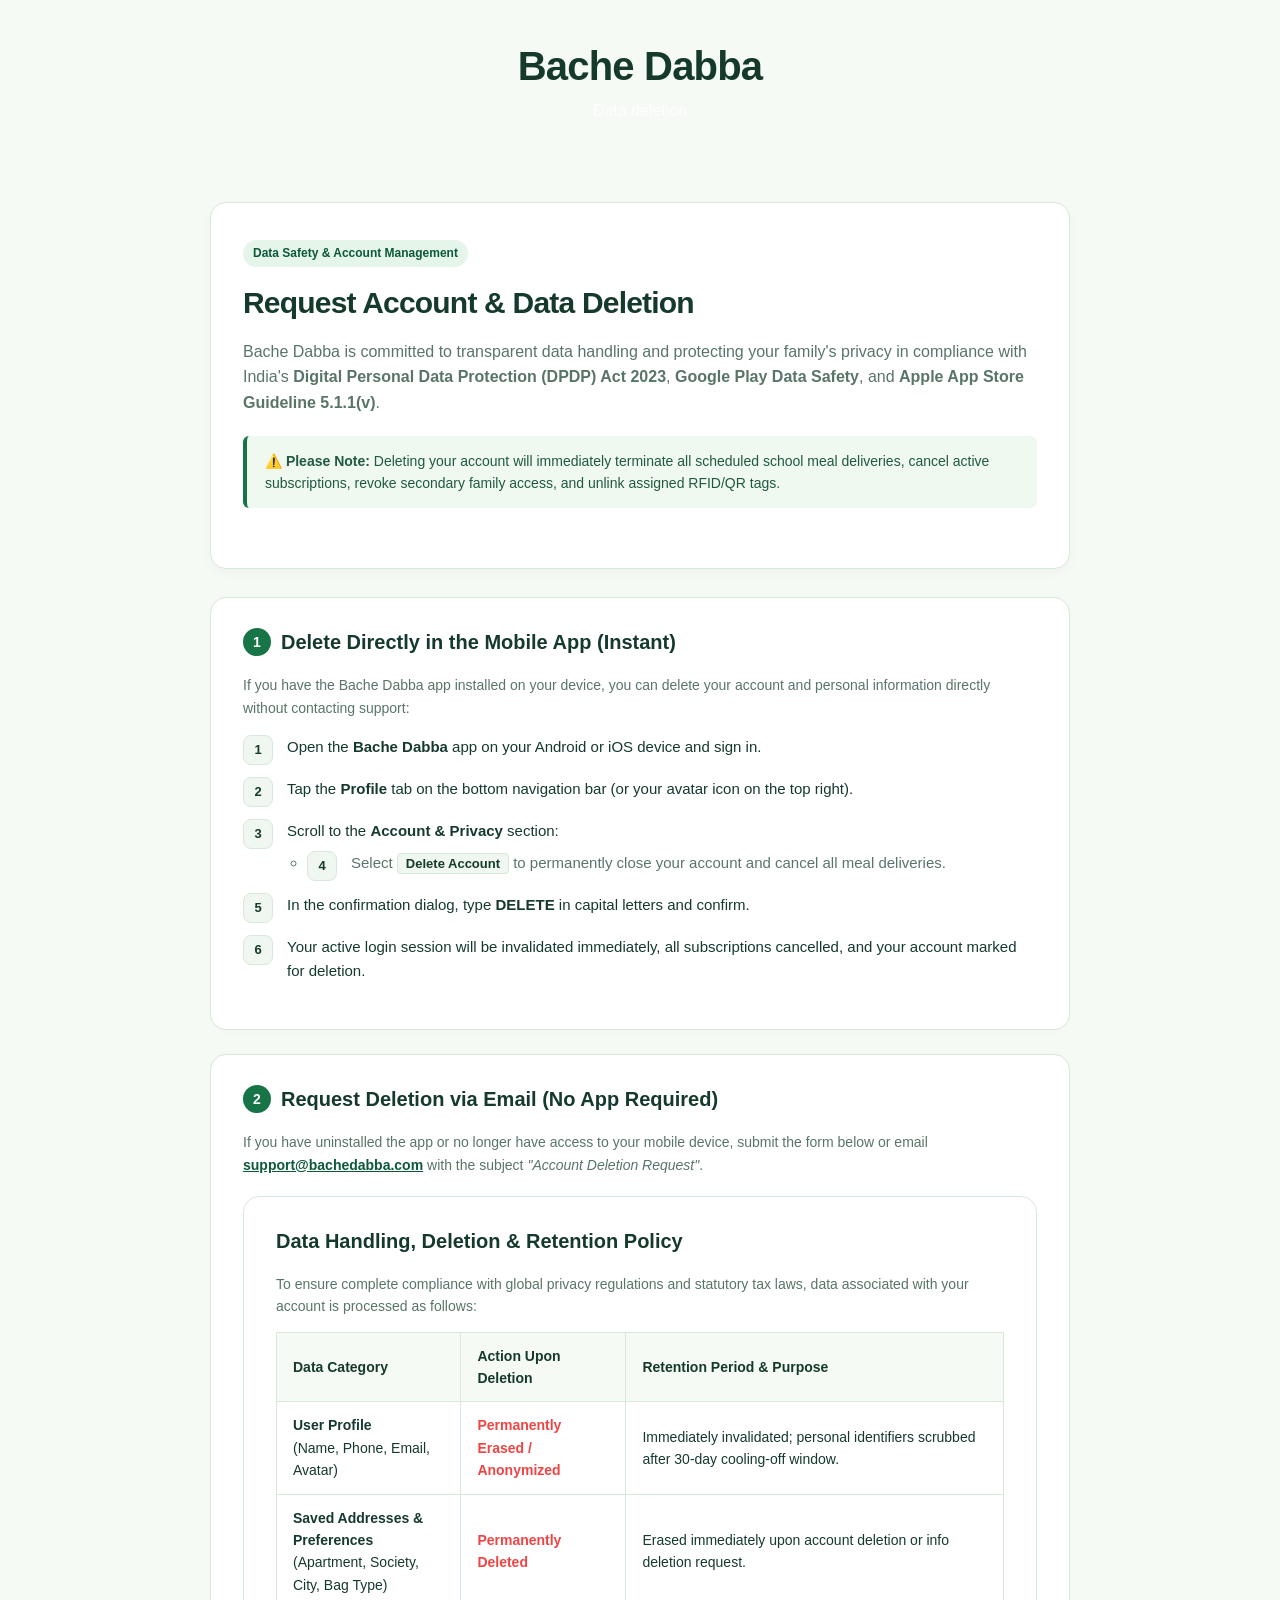
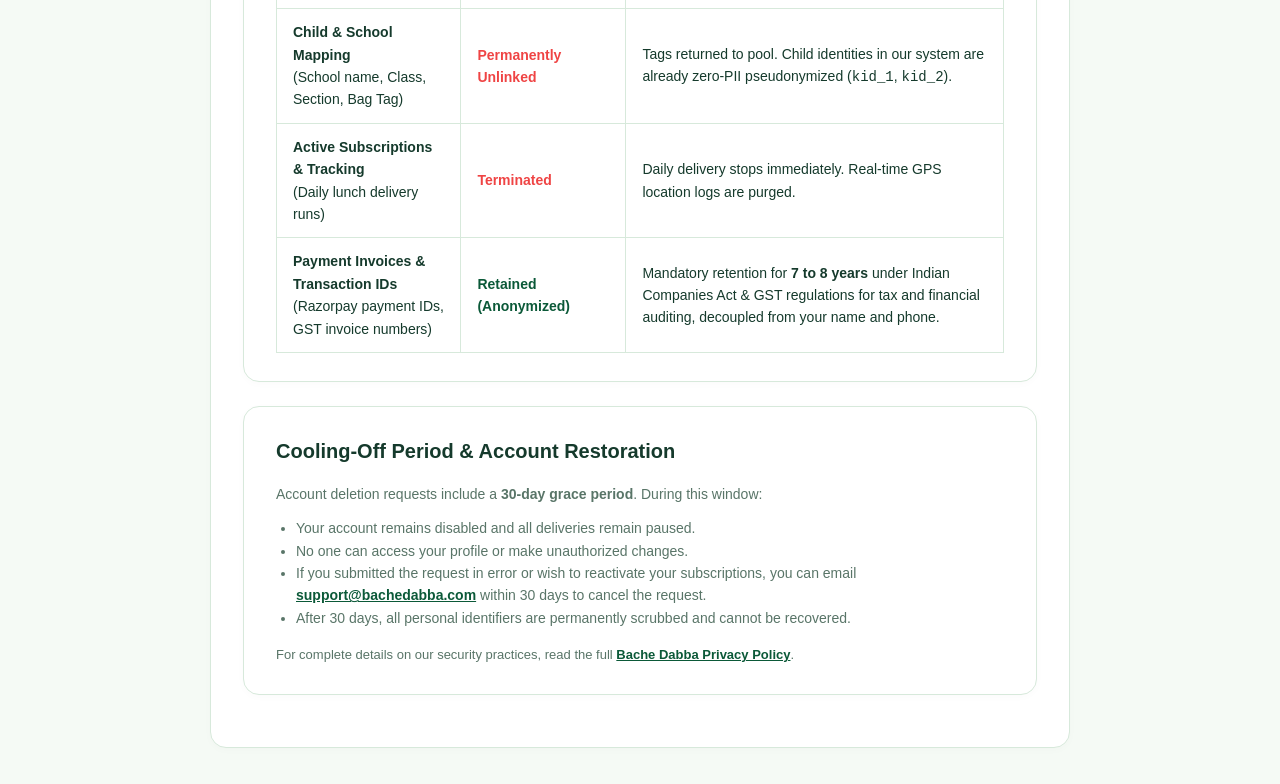
<file: delete-account.html>
<!DOCTYPE html>
<html lang="en">
<head>
  <meta charset="UTF-8">
  <meta name="viewport" content="width=device-width, initial-scale=1.0">
  <title>Delete Account & Data Deletion Request — Bache Dabba</title>
  <meta name="description" content="Official account and data deletion request page for Bache Dabba Parent and Partner mobile applications, compliant with Google Play Store, Apple App Store, and DPDP Act 2023.">
  <link rel="icon" type="image/png" href="/assets/icon/app_icon.png">
  <style>
    :root {
      --primary: #167447;
      --primary-dark: #0B5938;
      --primary-light: #E5F5E9;
      --text-main: #153A2C;
      --text-muted: #597568;
      --bg-page: #F5FAF5;
      --bg-card: #FFFFFF;
      --border-color: #D7E9DB;
      --danger: #EF4444;
      --danger-light: #FEE2E2;
      --success: #10B981;
      --success-light: #D1FAE5;
      --font-stack: -apple-system, BlinkMacSystemFont, "Segoe UI", Roboto, Helvetica, Arial, sans-serif;
    }
    

    * {
      box-sizing: border-box;
      margin: 0;
      padding: 0;
    }

    body {
      font-family: var(--font-stack);
      background-color: var(--bg-page);
      color: var(--text-main);
      line-height: 1.6;
      padding: 0;
      margin: 0;
      -webkit-font-smoothing: antialiased;
    }

    /* Header */
    header { background:var(--green); color:white; padding:42px 20px; text-align:center; }
    header h1 { margin:0; font-size:clamp(28px,5vw,40px); line-height:1.2; }
    header p { margin:8px 0 0; opacity:.95; }

    .brand {
      display: flex;
      align-items: center;
      gap: 12px;
      text-decoration: none;
      color: var(--text-main);
    }

    .brand-icon {
      width: 40px;
      height: 40px;
      border-radius: 10px;
      background: linear-gradient(135deg, #2BA968, #167447);
      display: flex;
      align-items: center;
      justify-content: center;
      color: white;
      font-weight: bold;
      font-size: 20px;
      box-shadow: 0 2px 6px rgba(22, 116, 71, 0.22);
    }

    .brand-name {
      font-size: 20px;
      font-weight: 700;
      letter-spacing: -0.5px;
    }

    .header-links a {
      color: var(--primary-dark);
      text-decoration: none;
      font-size: 14px;
      font-weight: 600;
      padding: 6px 12px;
      border-radius: 6px;
      transition: background 0.2s;
    }

    .header-links a:hover {
      background: var(--primary-light);
    }

    /* Container */
    .main-container {
      max-width: 900px;
      margin: 36px auto;
      padding: 0 20px;
    }

    /* Hero Card */
    .hero-card {
      background: var(--bg-card);
      border: 1px solid var(--border-color);
      border-radius: 16px;
      padding: 36px 32px;
      margin-bottom: 28px;
      box-shadow: 0 4px 12px rgba(0, 0, 0, 0.03);
    }

    .badge {
      display: inline-block;
      padding: 4px 10px;
      border-radius: 999px;
      font-size: 12px;
      font-weight: 600;
      background: var(--primary-light);
      color: var(--primary-dark);
      margin-bottom: 12px;
    }

    h1 {
      font-size: 30px;
      font-weight: 800;
      letter-spacing: -0.8px;
      color: var(--text-main);
      margin-bottom: 12px;
    }

    .subtitle {
      font-size: 16px;
      color: var(--text-muted);
      margin-bottom: 20px;
    }

    .alert-box {
      background: #EFF9F0;
      border-left: 4px solid var(--primary);
      padding: 14px 18px;
      border-radius: 6px;
      font-size: 14px;
      color: #205A3D;
      margin-bottom: 24px;
    }

    /* Sections */
    .section-card {
      background: var(--bg-card);
      border: 1px solid var(--border-color);
      border-radius: 16px;
      padding: 28px 32px;
      margin-bottom: 24px;
      box-shadow: 0 2px 8px rgba(0, 0, 0, 0.02);
    }

    h2 {
      font-size: 20px;
      font-weight: 700;
      margin-bottom: 16px;
      display: flex;
      align-items: center;
      gap: 10px;
    }

    h2 .step-number {
      background: var(--primary);
      color: white;
      width: 28px;
      height: 28px;
      border-radius: 50%;
      display: inline-flex;
      align-items: center;
      justify-content: center;
      font-size: 14px;
    }

    /* In-App Steps */
    .steps-list {
      list-style: none;
      counter-reset: step-counter;
      margin-top: 16px;
    }

    .steps-list li {
      position: relative;
      padding-left: 44px;
      margin-bottom: 18px;
      font-size: 15px;
    }

    .steps-list li::before {
      counter-increment: step-counter;
      content: counter(step-counter);
      position: absolute;
      left: 0;
      top: 0;
      width: 28px;
      height: 28px;
      background: #EFF7F0;
      border: 1px solid var(--border-color);
      color: var(--text-main);
      border-radius: 8px;
      display: flex;
      align-items: center;
      justify-content: center;
      font-weight: 700;
      font-size: 13px;
    }

    .highlight-tag {
      background: #EFF7F0;
      padding: 2px 8px;
      border-radius: 4px;
      font-weight: 600;
      font-size: 13px;
      color: var(--text-main);
      border: 1px solid var(--border-color);
    }

    /* Web Form */
    .form-group {
      margin-bottom: 18px;
    }

    label {
      display: block;
      font-weight: 600;
      font-size: 14px;
      margin-bottom: 6px;
      color: var(--text-main);
    }

    input, textarea, select {
      width: 100%;
      padding: 12px 14px;
      border: 1px solid var(--border-color);
      border-radius: 8px;
      font-family: inherit;
      font-size: 15px;
      color: var(--text-main);
      background: #FFFFFF;
      transition: border-color 0.2s;
    }

    input:focus, textarea:focus, select:focus {
      outline: none;
      border-color: var(--primary);
      box-shadow: 0 0 0 3px rgba(22, 116, 71, 0.16);
    }

    .helper-text {
      font-size: 12px;
      color: var(--text-muted);
      margin-top: 4px;
    }

    .btn-submit {
      background: var(--danger);
      color: #FFFFFF;
      border: none;
      border-radius: 8px;
      padding: 14px 24px;
      font-size: 15px;
      font-weight: 700;
      cursor: pointer;
      display: inline-flex;
      align-items: center;
      gap: 8px;
      transition: background 0.2s, transform 0.1s;
    }

    .btn-submit:hover {
      background: #DC2626;
    }

    .btn-submit:active {
      transform: scale(0.98);
    }

    /* Data Table */
    .data-table {
      width: 100%;
      border-collapse: collapse;
      margin-top: 14px;
      font-size: 14px;
    }

    .data-table th, .data-table td {
      border: 1px solid var(--border-color);
      padding: 12px 16px;
      text-align: left;
    }

    .data-table th {
      background: #F5FAF5;
      font-weight: 700;
    }

    .tag-deleted {
      color: var(--danger);
      font-weight: 600;
    }

    .tag-retained {
      color: var(--primary-dark);
      font-weight: 600;
    }

    /* Footer */
    footer {
      border-top: 1px solid var(--border-color);
      padding: 30px 20px;
      text-align: center;
      color: var(--text-muted);
      font-size: 13px;
      margin-top: 40px;
      background: #FFFFFF;
    }

    footer a {
      color: var(--primary-dark);
      text-decoration: underline;
    }

    /* Responsive */
    @media (max-width: 640px) {
      .hero-card, .section-card {
        padding: 24px 20px;
      }
      h1 {
        font-size: 24px;
      }
      .header-container {
        flex-direction: column;
        gap: 12px;
        align-items: flex-start;
      }
    }
    a:focus-visible, button:focus-visible, input:focus-visible, select:focus-visible, textarea:focus-visible { outline: 3px solid #69B98A; outline-offset: 3px; }
    @media (prefers-reduced-motion: reduce) { *, *::before, *::after { transition-duration: 0.01ms !important; } }
  </style>
</head>
<body>

  <!-- Navigation Bar -->
  <header>
    <h1>Bache Dabba</h1>
    <p>Data deletion</p>
  </header>

  <main class="main-container">

    <!-- Hero Card -->
    <section class="hero-card">
      <span class="badge">Data Safety & Account Management</span>
      <h1>Request Account & Data Deletion</h1>
      <p class="subtitle">
        Bache Dabba is committed to transparent data handling and protecting your family's privacy in compliance with India's <strong>Digital Personal Data Protection (DPDP) Act 2023</strong>, <strong>Google Play Data Safety</strong>, and <strong>Apple App Store Guideline 5.1.1(v)</strong>.
      </p>

      <div class="alert-box">
        <strong>⚠️ Please Note:</strong> Deleting your account will immediately terminate all scheduled school meal deliveries, cancel active subscriptions, revoke secondary family access, and unlink assigned RFID/QR tags.
      </div>
    </section>

    <!-- Method 1: Delete via Mobile App -->
    <section class="section-card">
      <h2><span class="step-number">1</span> Delete Directly in the Mobile App (Instant)</h2>
      <p style="color: var(--text-muted); font-size: 14px;">
        If you have the Bache Dabba app installed on your device, you can delete your account and personal information directly without contacting support:
      </p>

      <ol class="steps-list">
        <li>
          Open the <strong>Bache Dabba</strong> app on your Android or iOS device and sign in.
        </li>
        <li>
          Tap the <strong>Profile</strong> tab on the bottom navigation bar (or your avatar icon on the top right).
        </li>
        <li>
          Scroll to the <strong>Account &amp; Privacy</strong> section:
          <ul style="margin: 8px 0 0 20px; color: var(--text-muted);">
            <li>Select <span class="highlight-tag">Delete Account</span> to permanently close your account and cancel all meal deliveries.</li>
          </ul>
        </li>
        <li>
          In the confirmation dialog, type <strong>DELETE</strong> in capital letters and confirm.
        </li>
        <li>
          Your active login session will be invalidated immediately, all subscriptions cancelled, and your account marked for deletion.
        </li>
      </ol>
    </section>

    <!-- Method 2: Web Deletion Request Form -->
    <section class="section-card">
      <h2><span class="step-number">2</span> Request Deletion via Email (No App Required)</h2>
      <p style="color: var(--text-muted); font-size: 14px; margin-bottom: 20px;">
        If you have uninstalled the app or no longer have access to your mobile device, submit the form below or email <a href="mailto:support@bachedabba.com" style="color: var(--primary-dark); font-weight: 600;">support@bachedabba.com</a> with the subject <em>"Account Deletion Request"</em>.
      </p>

    <!-- Data Retention & Transparency Matrix -->
    <section class="section-card">
      <h2>Data Handling, Deletion &amp; Retention Policy</h2>
      <p style="color: var(--text-muted); font-size: 14px;">
        To ensure complete compliance with global privacy regulations and statutory tax laws, data associated with your account is processed as follows:
      </p>

      <table class="data-table">
        <thead>
          <tr>
            <th>Data Category</th>
            <th>Action Upon Deletion</th>
            <th>Retention Period &amp; Purpose</th>
          </tr>
        </thead>
        <tbody>
          <tr>
            <td><strong>User Profile</strong><br>(Name, Phone, Email, Avatar)</td>
            <td><span class="tag-deleted">Permanently Erased / Anonymized</span></td>
            <td>Immediately invalidated; personal identifiers scrubbed after 30-day cooling-off window.</td>
          </tr>
          <tr>
            <td><strong>Saved Addresses &amp; Preferences</strong><br>(Apartment, Society, City, Bag Type)</td>
            <td><span class="tag-deleted">Permanently Deleted</span></td>
            <td>Erased immediately upon account deletion or info deletion request.</td>
          </tr>
          <tr>
            <td><strong>Child &amp; School Mapping</strong><br>(School name, Class, Section, Bag Tag)</td>
            <td><span class="tag-deleted">Permanently Unlinked</span></td>
            <td>Tags returned to pool. Child identities in our system are already zero-PII pseudonymized (<code>kid_1</code>, <code>kid_2</code>).</td>
          </tr>
          <tr>
            <td><strong>Active Subscriptions &amp; Tracking</strong><br>(Daily lunch delivery runs)</td>
            <td><span class="tag-deleted">Terminated</span></td>
            <td>Daily delivery stops immediately. Real-time GPS location logs are purged.</td>
          </tr>
          <tr>
            <td><strong>Payment Invoices &amp; Transaction IDs</strong><br>(Razorpay payment IDs, GST invoice numbers)</td>
            <td><span class="tag-retained">Retained (Anonymized)</span></td>
            <td>Mandatory retention for <strong>7 to 8 years</strong> under Indian Companies Act &amp; GST regulations for tax and financial auditing, decoupled from your name and phone.</td>
          </tr>
        </tbody>
      </table>
    </section>

    <!-- Cooling-off Period & Support -->
    <section class="section-card">
      <h2>Cooling-Off Period &amp; Account Restoration</h2>
      <p style="color: var(--text-muted); font-size: 14px; margin-bottom: 12px;">
        Account deletion requests include a <strong>30-day grace period</strong>. During this window:
      </p>
      <ul style="margin-left: 20px; color: var(--text-muted); font-size: 14px; margin-bottom: 16px;">
        <li>Your account remains disabled and all deliveries remain paused.</li>
        <li>No one can access your profile or make unauthorized changes.</li>
        <li>If you submitted the request in error or wish to reactivate your subscriptions, you can email <a href="mailto:support@bachedabba.com" style="color: var(--primary-dark); font-weight: 600;">support@bachedabba.com</a> within 30 days to cancel the request.</li>
        <li>After 30 days, all personal identifiers are permanently scrubbed and cannot be recovered.</li>
      </ul>
      <p style="font-size: 13px; color: var(--text-muted);">
        For complete details on our security practices, read the full <a href="https://bachedabba.com/privacy-policy.html" style="color: var(--primary-dark); font-weight: 600;">Bache Dabba Privacy Policy</a>.
      </p>
    </section>

  </main>
</body>
</html>
</file>
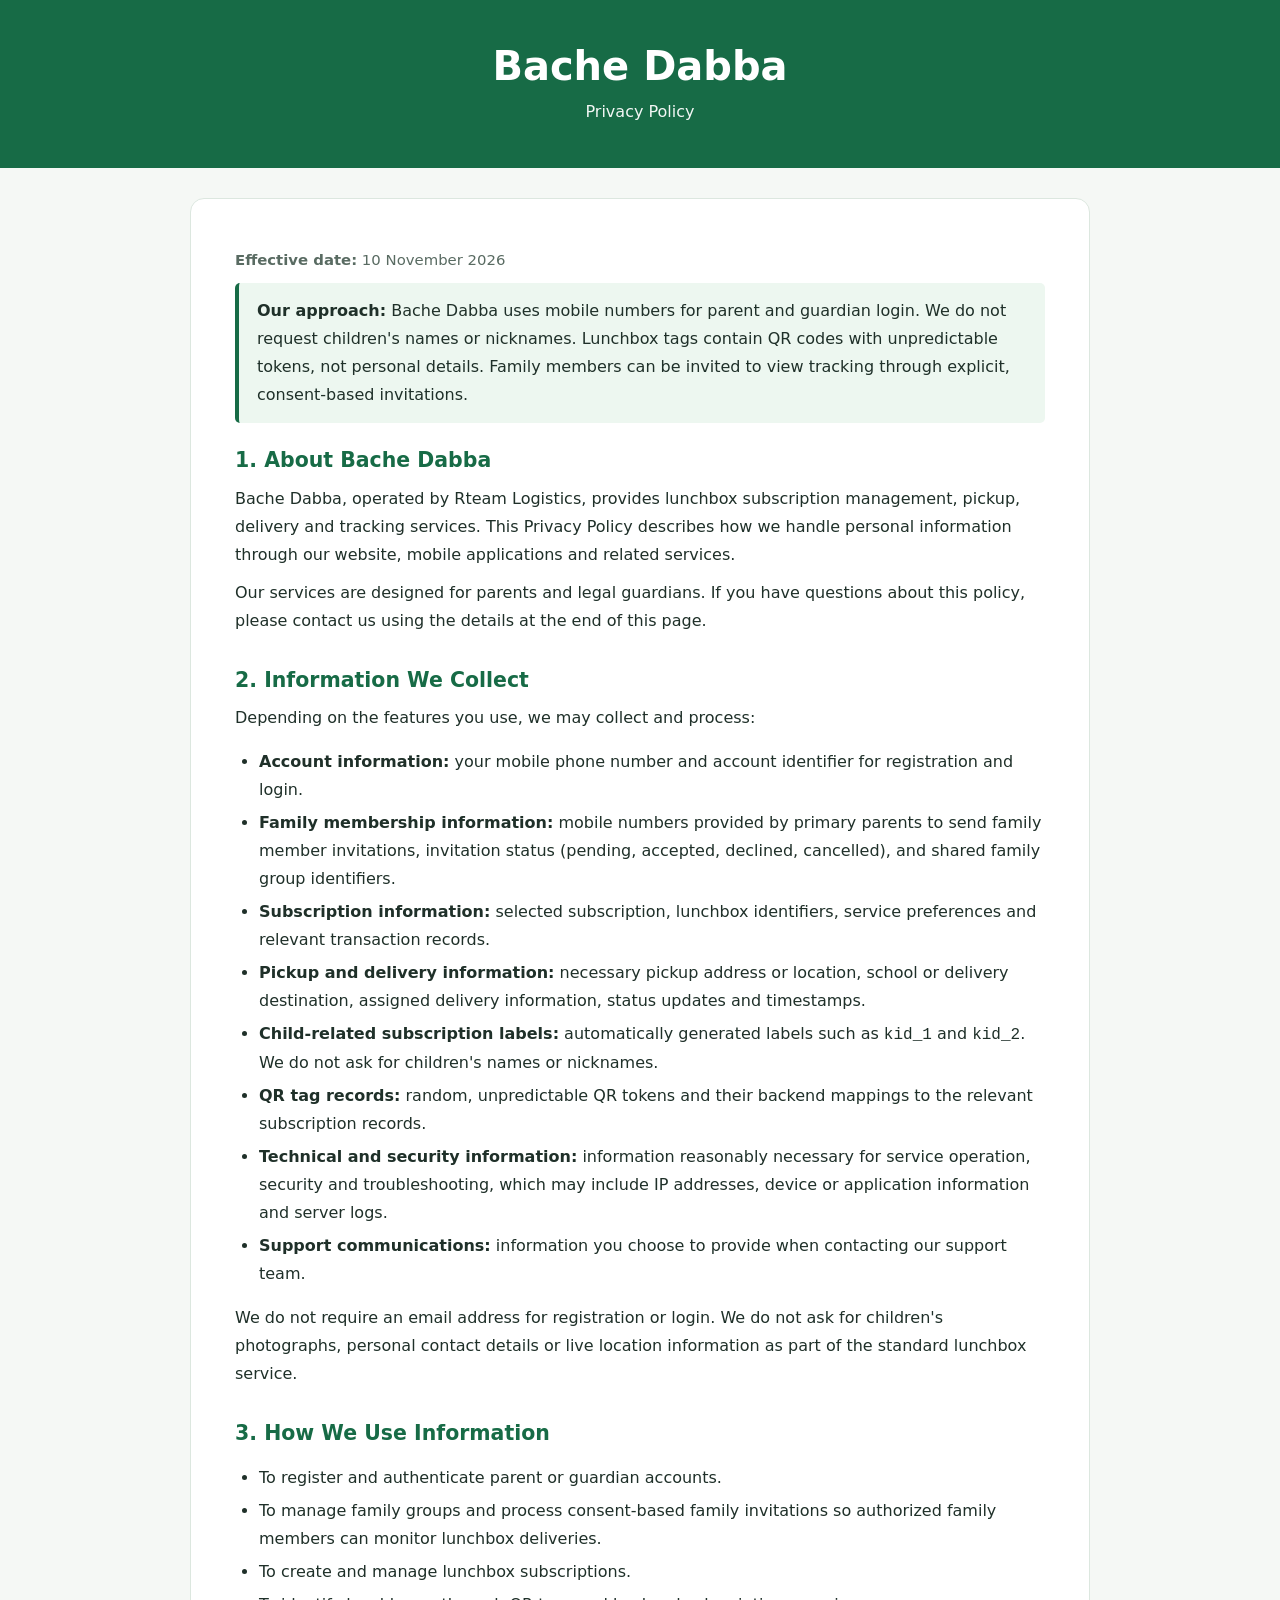
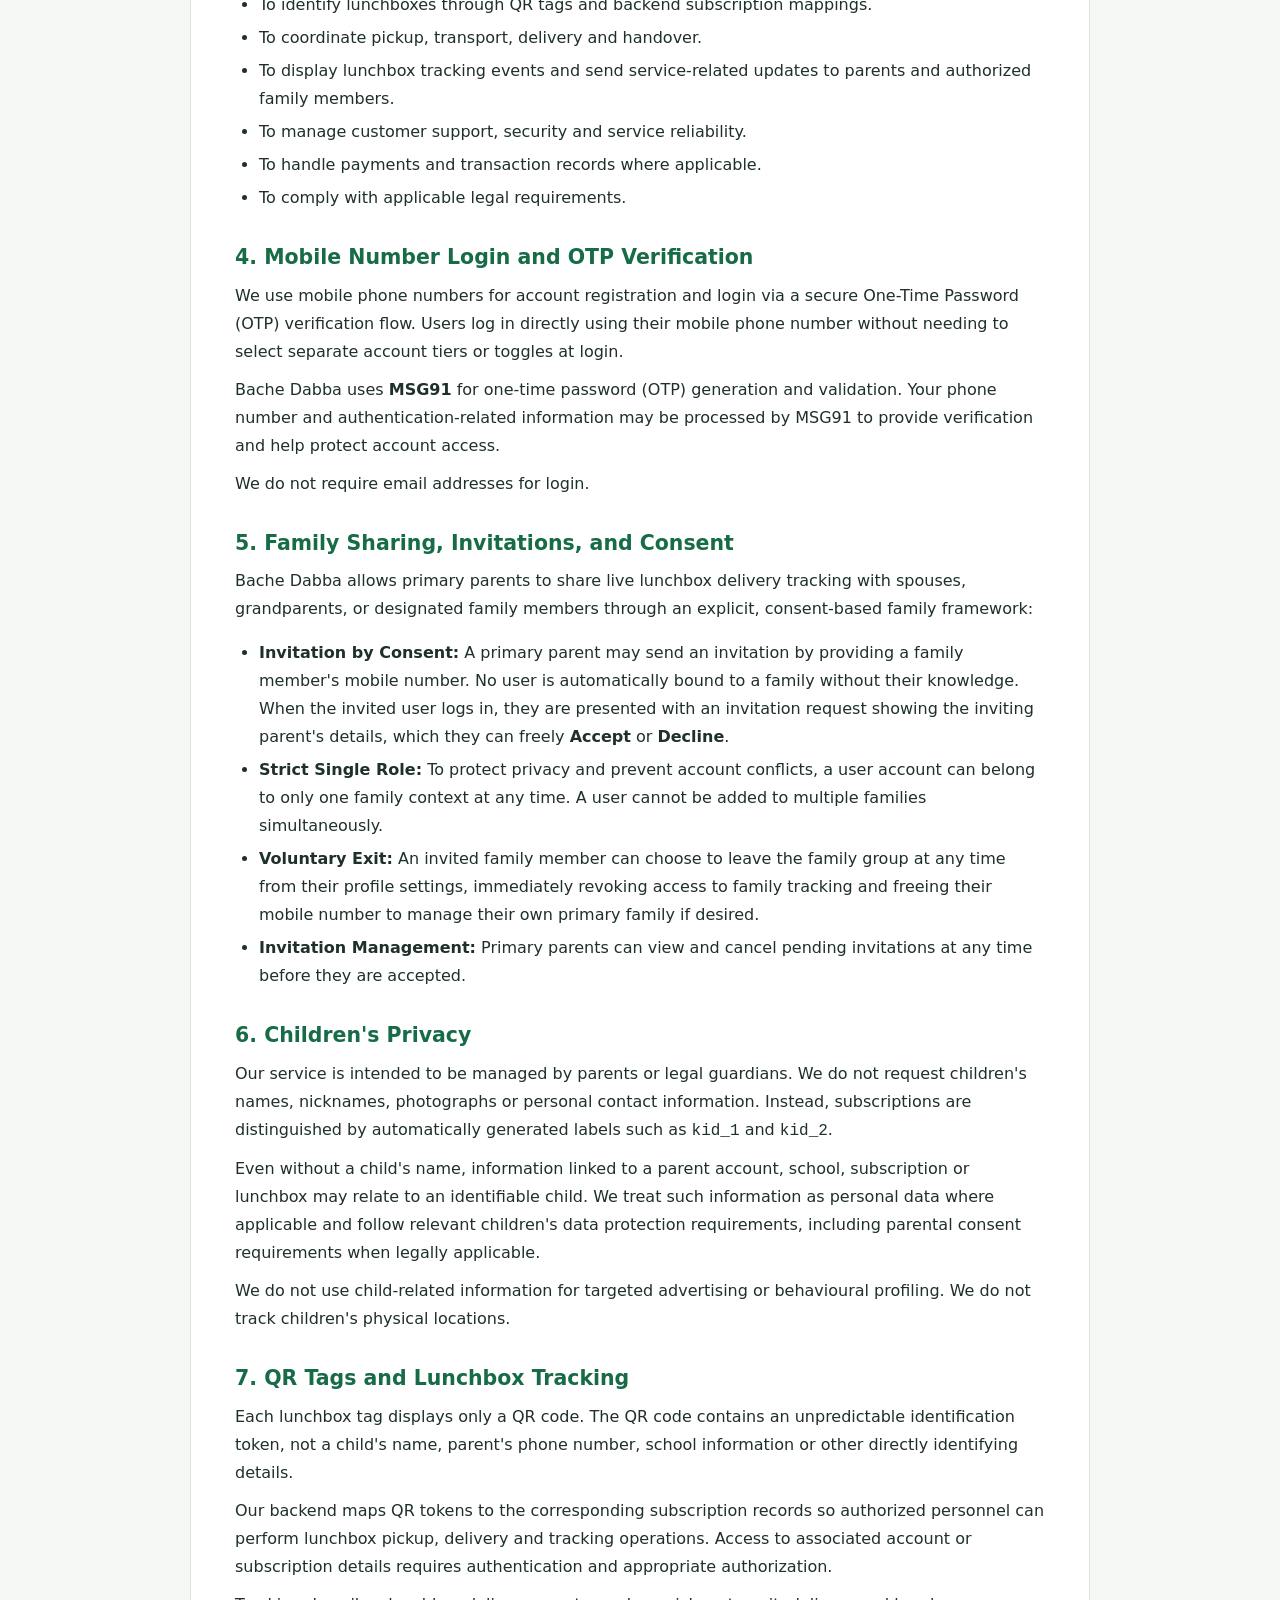
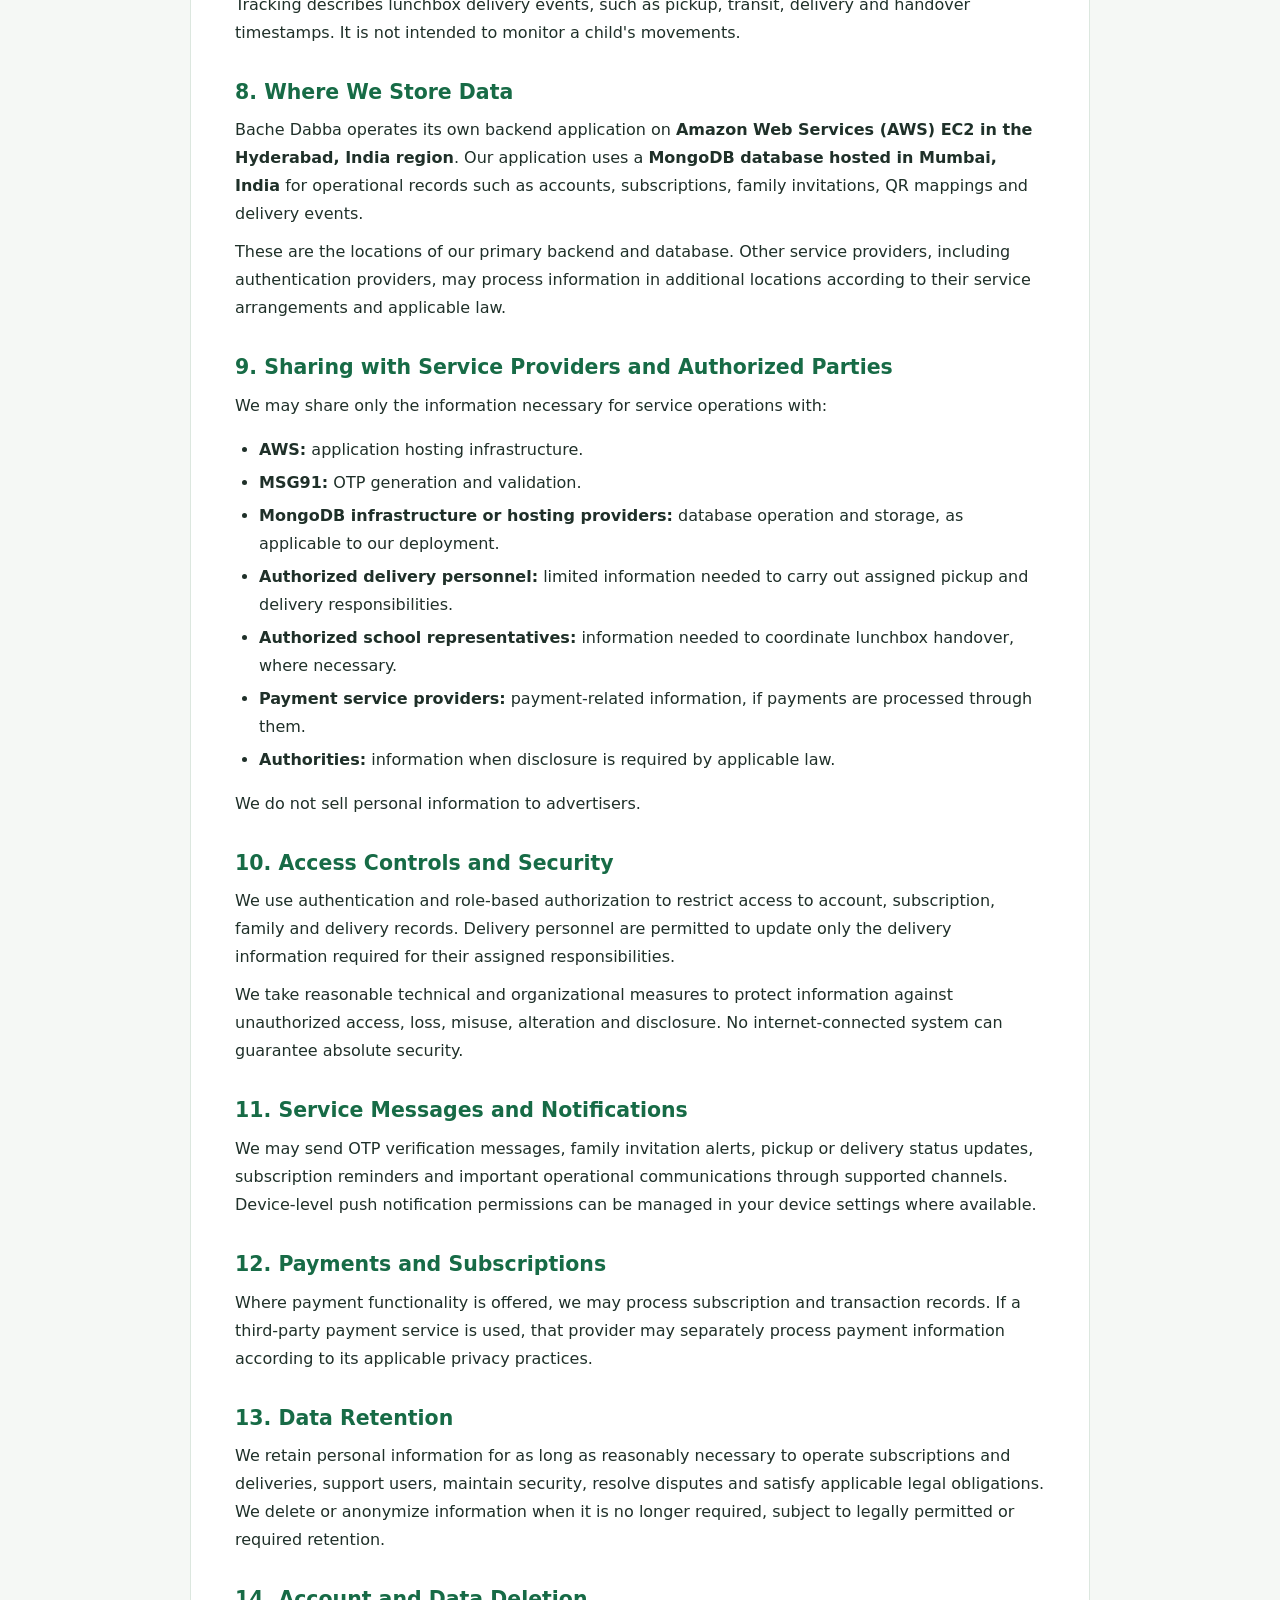
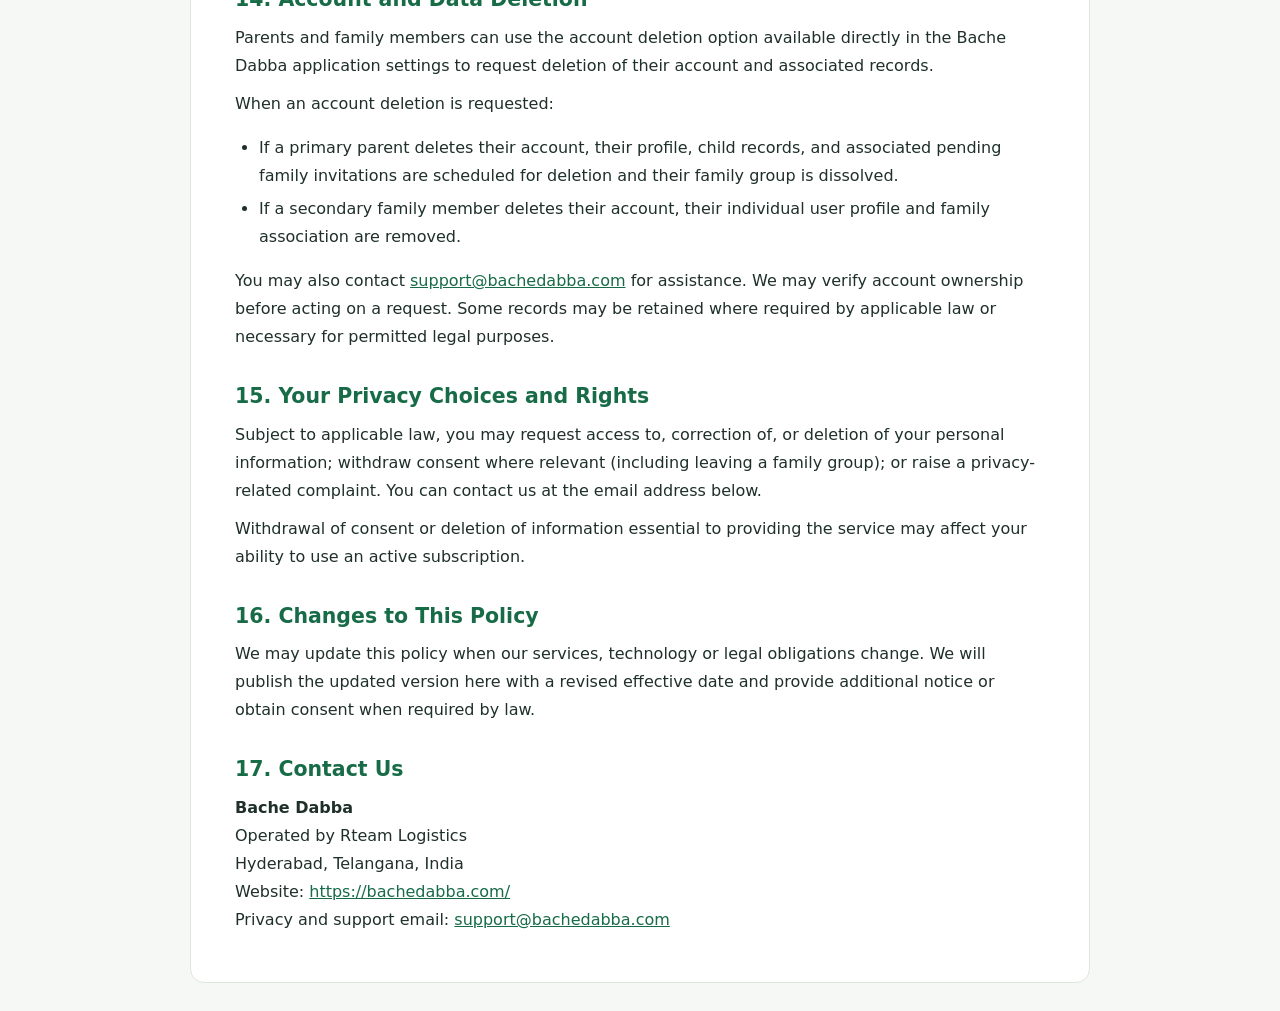
<file: privacy-policy.html>
<!DOCTYPE html>
<html lang="en">
<head>
  <meta charset="UTF-8">
  <meta name="viewport" content="width=device-width, initial-scale=1">
  <meta name="description" content="Privacy Policy for Bache Dabba lunchbox subscription, pickup, delivery and tracking services.">
  <title>Privacy Policy | Bache Dabba</title>
  <style>
    :root { color-scheme: light; --green:#176b46; --ink:#1f3029; --muted:#596b62; --bg:#f5f8f5; --border:#dce7df; }
    * { box-sizing: border-box; }
    body { margin:0; background:var(--bg); color:var(--ink); font:16px/1.75 system-ui,-apple-system,BlinkMacSystemFont,"Segoe UI",sans-serif; }
    header { background:var(--green); color:white; padding:42px 20px; text-align:center; }
    header h1 { margin:0; font-size:clamp(28px,5vw,40px); line-height:1.2; }
    header p { margin:8px 0 0; opacity:.95; }
    main { max-width:900px; margin:30px auto; padding:38px 44px; background:#fff; border:1px solid var(--border); border-radius:14px; }
    h2 { font-size:1.28rem; color:var(--green); margin:32px 0 10px; line-height:1.35; }
    h2:first-of-type { margin-top:24px; }
    p { margin:10px 0; }
    ul { padding-left:24px; }
    li { margin:5px 0; }
    a { color:var(--green); overflow-wrap:anywhere; }
    .meta { color:var(--muted); font-size:.93rem; }
    .notice { background:#edf7f0; border-left:4px solid var(--green); border-radius:5px; padding:14px 18px; }
    footer { text-align:center; color:var(--muted); padding:10px 16px 35px; font-size:.9rem; }
    @media(max-width:650px) { main { margin:12px; padding:22px 19px; } header { padding:32px 16px; } }
  </style>
</head>
<body>
  <header>
    <h1>Bache Dabba</h1>
    <p>Privacy Policy</p>
  </header>
  <main>
    <p class="meta"><strong>Effective date:</strong> 10 November 2026</p>
    <div class="notice">
      <strong>Our approach:</strong> Bache Dabba uses mobile numbers for parent and guardian login. We do not request children's names or nicknames. Lunchbox tags contain QR codes with unpredictable tokens, not personal details. Family members can be invited to view tracking through explicit, consent-based invitations.
    </div>

    <h2>1. About Bache Dabba</h2>
    <p>Bache Dabba, operated by Rteam Logistics, provides lunchbox subscription management, pickup, delivery and tracking services. This Privacy Policy describes how we handle personal information through our website, mobile applications and related services.</p>
    <p>Our services are designed for parents and legal guardians. If you have questions about this policy, please contact us using the details at the end of this page.</p>

    <h2>2. Information We Collect</h2>
    <p>Depending on the features you use, we may collect and process:</p>
    <ul>
      <li><strong>Account information:</strong> your mobile phone number and account identifier for registration and login.</li>
      <li><strong>Family membership information:</strong> mobile numbers provided by primary parents to send family member invitations, invitation status (pending, accepted, declined, cancelled), and shared family group identifiers.</li>
      <li><strong>Subscription information:</strong> selected subscription, lunchbox identifiers, service preferences and relevant transaction records.</li>
      <li><strong>Pickup and delivery information:</strong> necessary pickup address or location, school or delivery destination, assigned delivery information, status updates and timestamps.</li>
      <li><strong>Child-related subscription labels:</strong> automatically generated labels such as <code>kid_1</code> and <code>kid_2</code>. We do not ask for children's names or nicknames.</li>
      <li><strong>QR tag records:</strong> random, unpredictable QR tokens and their backend mappings to the relevant subscription records.</li>
      <li><strong>Technical and security information:</strong> information reasonably necessary for service operation, security and troubleshooting, which may include IP addresses, device or application information and server logs.</li>
      <li><strong>Support communications:</strong> information you choose to provide when contacting our support team.</li>
    </ul>
    <p>We do not require an email address for registration or login. We do not ask for children's photographs, personal contact details or live location information as part of the standard lunchbox service.</p>

    <h2>3. How We Use Information</h2>
    <ul>
      <li>To register and authenticate parent or guardian accounts.</li>
      <li>To manage family groups and process consent-based family invitations so authorized family members can monitor lunchbox deliveries.</li>
      <li>To create and manage lunchbox subscriptions.</li>
      <li>To identify lunchboxes through QR tags and backend subscription mappings.</li>
      <li>To coordinate pickup, transport, delivery and handover.</li>
      <li>To display lunchbox tracking events and send service-related updates to parents and authorized family members.</li>
      <li>To manage customer support, security and service reliability.</li>
      <li>To handle payments and transaction records where applicable.</li>
      <li>To comply with applicable legal requirements.</li>
    </ul>

    <h2>4. Mobile Number Login and OTP Verification</h2>
    <p>We use mobile phone numbers for account registration and login via a secure One-Time Password (OTP) verification flow. Users log in directly using their mobile phone number without needing to select separate account tiers or toggles at login.</p>
    <p>Bache Dabba uses <strong>MSG91</strong> for one-time password (OTP) generation and validation. Your phone number and authentication-related information may be processed by MSG91 to provide verification and help protect account access.</p>
    <p>We do not require email addresses for login.</p>

    <h2>5. Family Sharing, Invitations, and Consent</h2>
    <p>Bache Dabba allows primary parents to share live lunchbox delivery tracking with spouses, grandparents, or designated family members through an explicit, consent-based family framework:</p>
    <ul>
      <li><strong>Invitation by Consent:</strong> A primary parent may send an invitation by providing a family member's mobile number. No user is automatically bound to a family without their knowledge. When the invited user logs in, they are presented with an invitation request showing the inviting parent's details, which they can freely <strong>Accept</strong> or <strong>Decline</strong>.</li>
      <li><strong>Strict Single Role:</strong> To protect privacy and prevent account conflicts, a user account can belong to only one family context at any time. A user cannot be added to multiple families simultaneously.</li>
      <li><strong>Voluntary Exit:</strong> An invited family member can choose to leave the family group at any time from their profile settings, immediately revoking access to family tracking and freeing their mobile number to manage their own primary family if desired.</li>
      <li><strong>Invitation Management:</strong> Primary parents can view and cancel pending invitations at any time before they are accepted.</li>
    </ul>

    <h2>6. Children's Privacy</h2>
    <p>Our service is intended to be managed by parents or legal guardians. We do not request children's names, nicknames, photographs or personal contact information. Instead, subscriptions are distinguished by automatically generated labels such as <code>kid_1</code> and <code>kid_2</code>.</p>
    <p>Even without a child's name, information linked to a parent account, school, subscription or lunchbox may relate to an identifiable child. We treat such information as personal data where applicable and follow relevant children's data protection requirements, including parental consent requirements when legally applicable.</p>
    <p>We do not use child-related information for targeted advertising or behavioural profiling. We do not track children's physical locations.</p>

    <h2>7. QR Tags and Lunchbox Tracking</h2>
    <p>Each lunchbox tag displays only a QR code. The QR code contains an unpredictable identification token, not a child's name, parent's phone number, school information or other directly identifying details.</p>
    <p>Our backend maps QR tokens to the corresponding subscription records so authorized personnel can perform lunchbox pickup, delivery and tracking operations. Access to associated account or subscription details requires authentication and appropriate authorization.</p>
    <p>Tracking describes lunchbox delivery events, such as pickup, transit, delivery and handover timestamps. It is not intended to monitor a child's movements.</p>

    <h2>8. Where We Store Data</h2>
    <p>Bache Dabba operates its own backend application on <strong>Amazon Web Services (AWS) EC2 in the Hyderabad, India region</strong>. Our application uses a <strong>MongoDB database hosted in Mumbai, India</strong> for operational records such as accounts, subscriptions, family invitations, QR mappings and delivery events.</p>
    <p>These are the locations of our primary backend and database. Other service providers, including authentication providers, may process information in additional locations according to their service arrangements and applicable law.</p>

    <h2>9. Sharing with Service Providers and Authorized Parties</h2>
    <p>We may share only the information necessary for service operations with:</p>
    <ul>
      <li><strong>AWS:</strong> application hosting infrastructure.</li>
      <li><strong>MSG91:</strong> OTP generation and validation.</li>
      <li><strong>MongoDB infrastructure or hosting providers:</strong> database operation and storage, as applicable to our deployment.</li>
      <li><strong>Authorized delivery personnel:</strong> limited information needed to carry out assigned pickup and delivery responsibilities.</li>
      <li><strong>Authorized school representatives:</strong> information needed to coordinate lunchbox handover, where necessary.</li>
      <li><strong>Payment service providers:</strong> payment-related information, if payments are processed through them.</li>
      <li><strong>Authorities:</strong> information when disclosure is required by applicable law.</li>
    </ul>
    <p>We do not sell personal information to advertisers.</p>

    <h2>10. Access Controls and Security</h2>
    <p>We use authentication and role-based authorization to restrict access to account, subscription, family and delivery records. Delivery personnel are permitted to update only the delivery information required for their assigned responsibilities.</p>
    <p>We take reasonable technical and organizational measures to protect information against unauthorized access, loss, misuse, alteration and disclosure. No internet-connected system can guarantee absolute security.</p>

    <h2>11. Service Messages and Notifications</h2>
    <p>We may send OTP verification messages, family invitation alerts, pickup or delivery status updates, subscription reminders and important operational communications through supported channels. Device-level push notification permissions can be managed in your device settings where available.</p>

    <h2>12. Payments and Subscriptions</h2>
    <p>Where payment functionality is offered, we may process subscription and transaction records. If a third-party payment service is used, that provider may separately process payment information according to its applicable privacy practices.</p>

    <h2>13. Data Retention</h2>
    <p>We retain personal information for as long as reasonably necessary to operate subscriptions and deliveries, support users, maintain security, resolve disputes and satisfy applicable legal obligations. We delete or anonymize information when it is no longer required, subject to legally permitted or required retention.</p>

    <h2>14. Account and Data Deletion</h2>
    <p>Parents and family members can use the account deletion option available directly in the Bache Dabba application settings to request deletion of their account and associated records.</p>
    <p>When an account deletion is requested:</p>
    <ul>
      <li>If a primary parent deletes their account, their profile, child records, and associated pending family invitations are scheduled for deletion and their family group is dissolved.</li>
      <li>If a secondary family member deletes their account, their individual user profile and family association are removed.</li>
    </ul>
    <p>You may also contact <a href="mailto:support@bachedabba.com">support@bachedabba.com</a> for assistance. We may verify account ownership before acting on a request. Some records may be retained where required by applicable law or necessary for permitted legal purposes.</p>

    <h2>15. Your Privacy Choices and Rights</h2>
    <p>Subject to applicable law, you may request access to, correction of, or deletion of your personal information; withdraw consent where relevant (including leaving a family group); or raise a privacy-related complaint. You can contact us at the email address below.</p>
    <p>Withdrawal of consent or deletion of information essential to providing the service may affect your ability to use an active subscription.</p>

    <h2>16. Changes to This Policy</h2>
    <p>We may update this policy when our services, technology or legal obligations change. We will publish the updated version here with a revised effective date and provide additional notice or obtain consent when required by law.</p>

    <h2>17. Contact Us</h2>
    <p><strong>Bache Dabba</strong><br>
      Operated by Rteam Logistics<br>
      Hyderabad, Telangana, India<br>
      Website: <a href="https://bachedabba.com/">https://bachedabba.com/</a><br>
      Privacy and support email: <a href="mailto:support@bachedabba.com">support@bachedabba.com</a>
    </p>
  </main>
</body>
</html>
</file>
